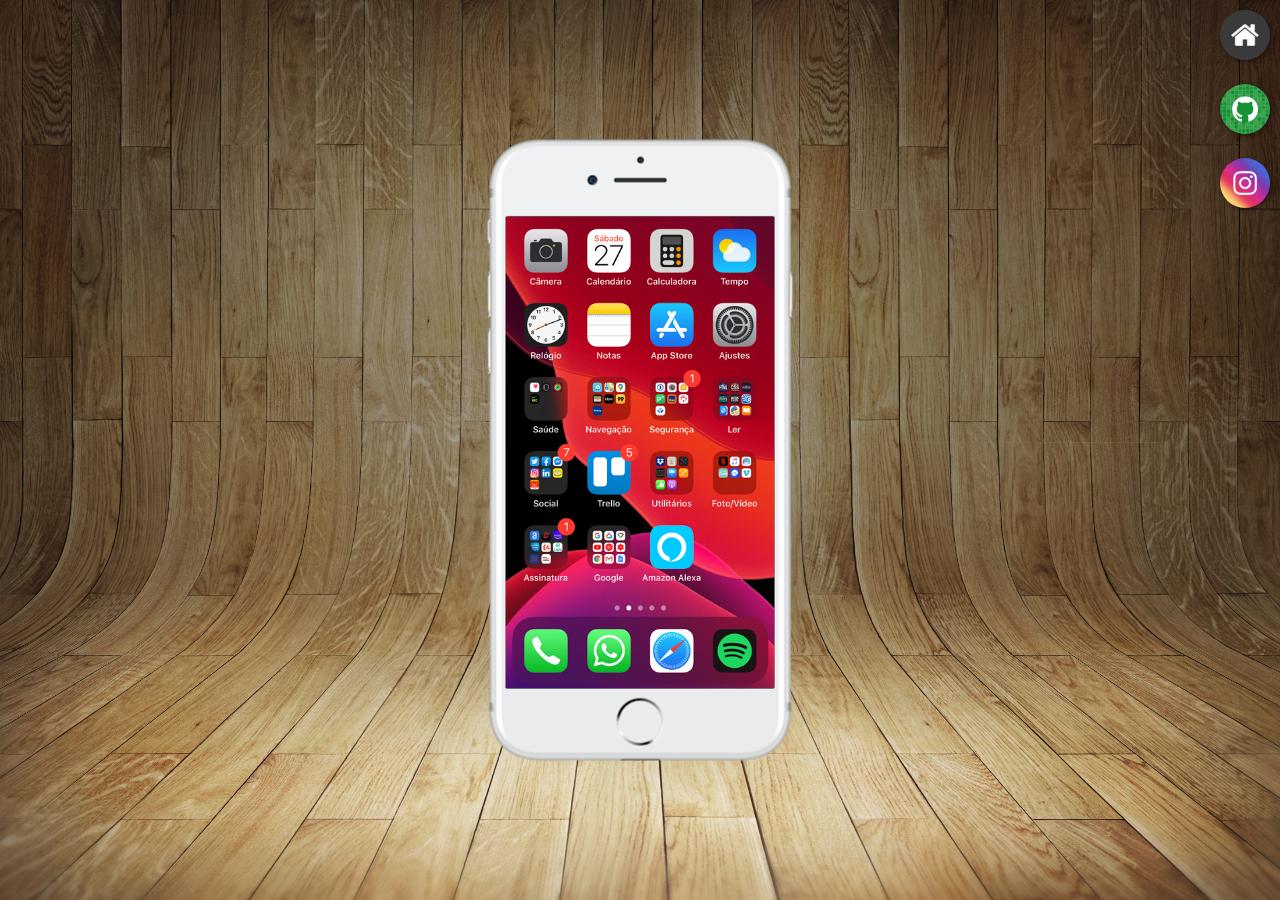
<file: index.html>
<!DOCTYPE html>
<html lang="pt-br">
<head>
    <meta charset="UTF-8">
    <meta name="viewport" content="width=device-width, initial-scale=1.0">
    <title>Projeto Redes Sociais</title>
    <link rel="shortcut icon" href="imagens/favicon.ico" type="image/x-icon">
    <link rel="stylesheet" href="estilos/style.css">
</head>
<body>
    <main>
        <section id="telefone">
            <iframe id="tela" name="tela" src="home.html" frameborder="0">
                Seu navegador não é compatível com isso.
            </iframe>
        </section>
        <section id="redessociais">
            <a href="home.html" target="tela"><img src="imagens/logo-home.jpg" alt="Home"></a> <br>
            <a href="github.html" target="tela"><img src="imagens/logo-github.jpg" alt="Logo GitHub"></a> <br>
            <a href="instagram.html" target="tela"><img src="imagens/logo-instagram.jpg" alt="Logo Instagram"></a> <br>
        </section>
    </main>
</body>
</html>
</file>
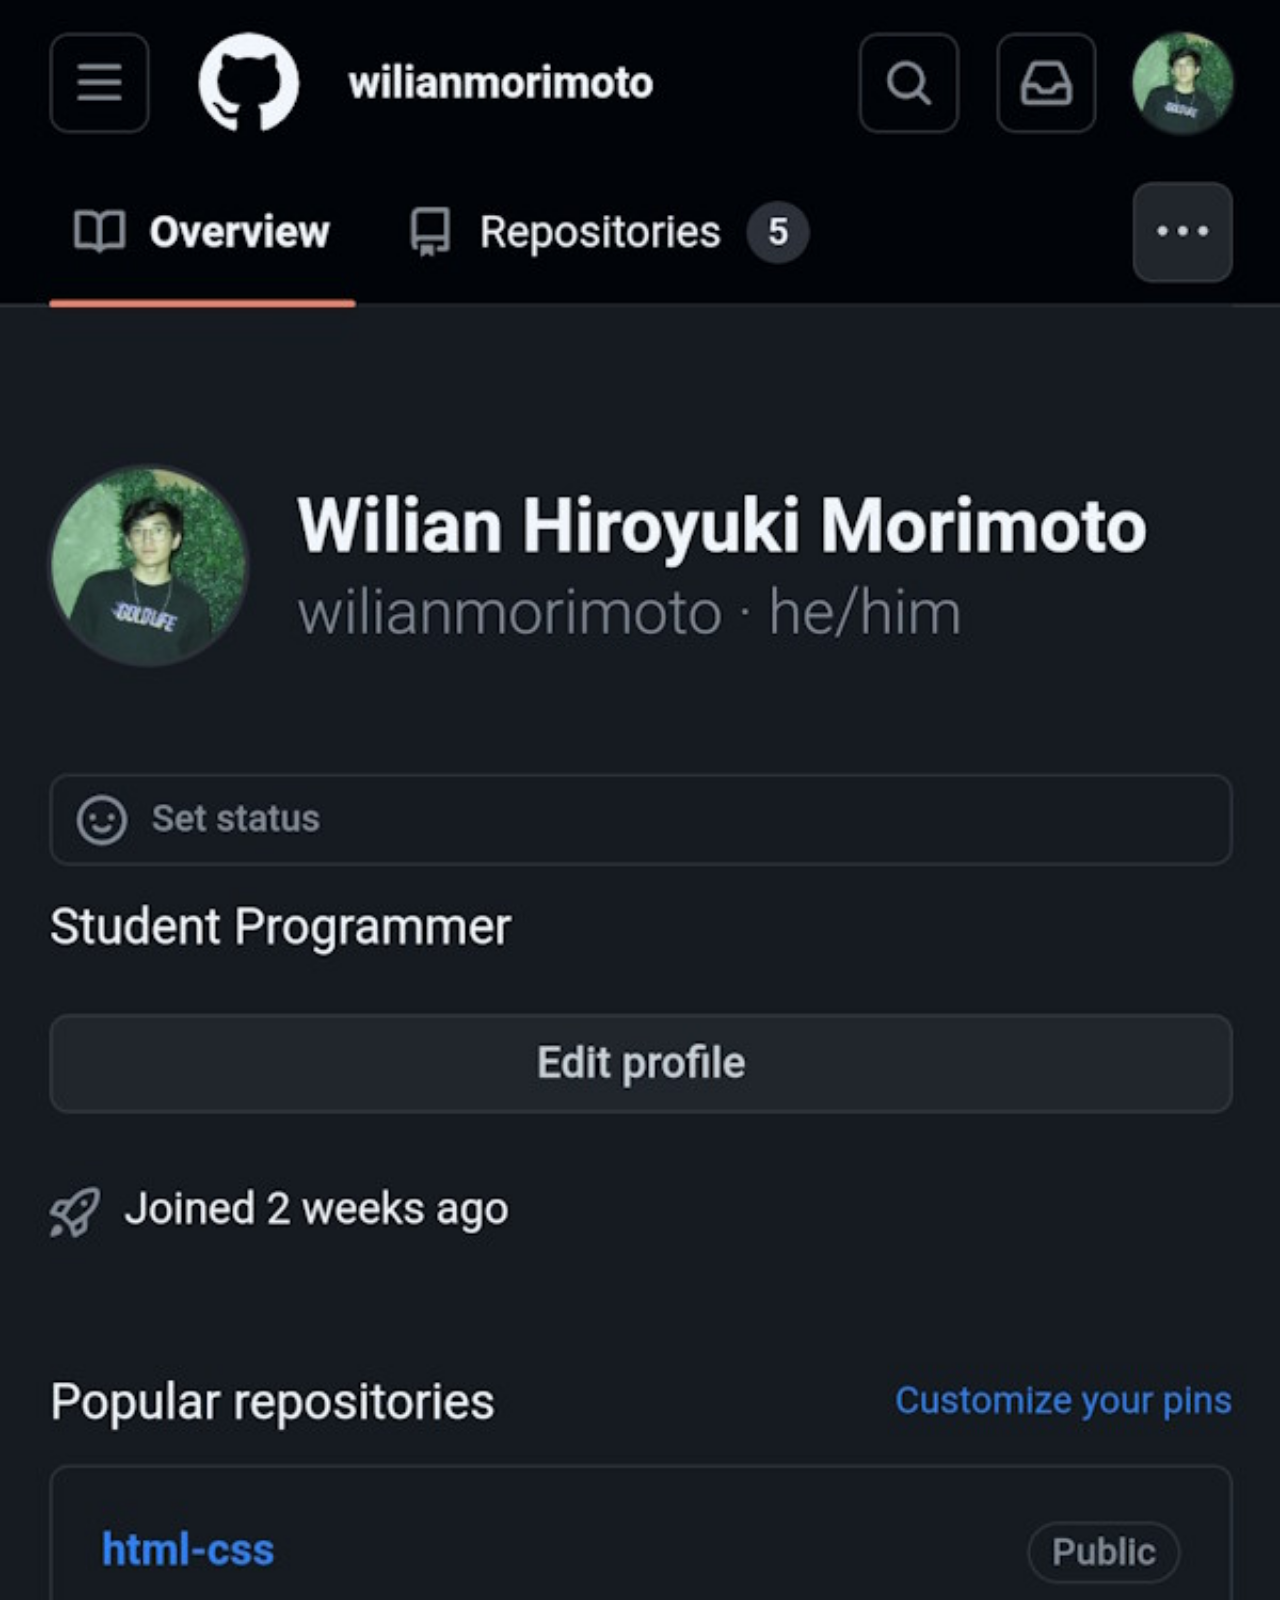
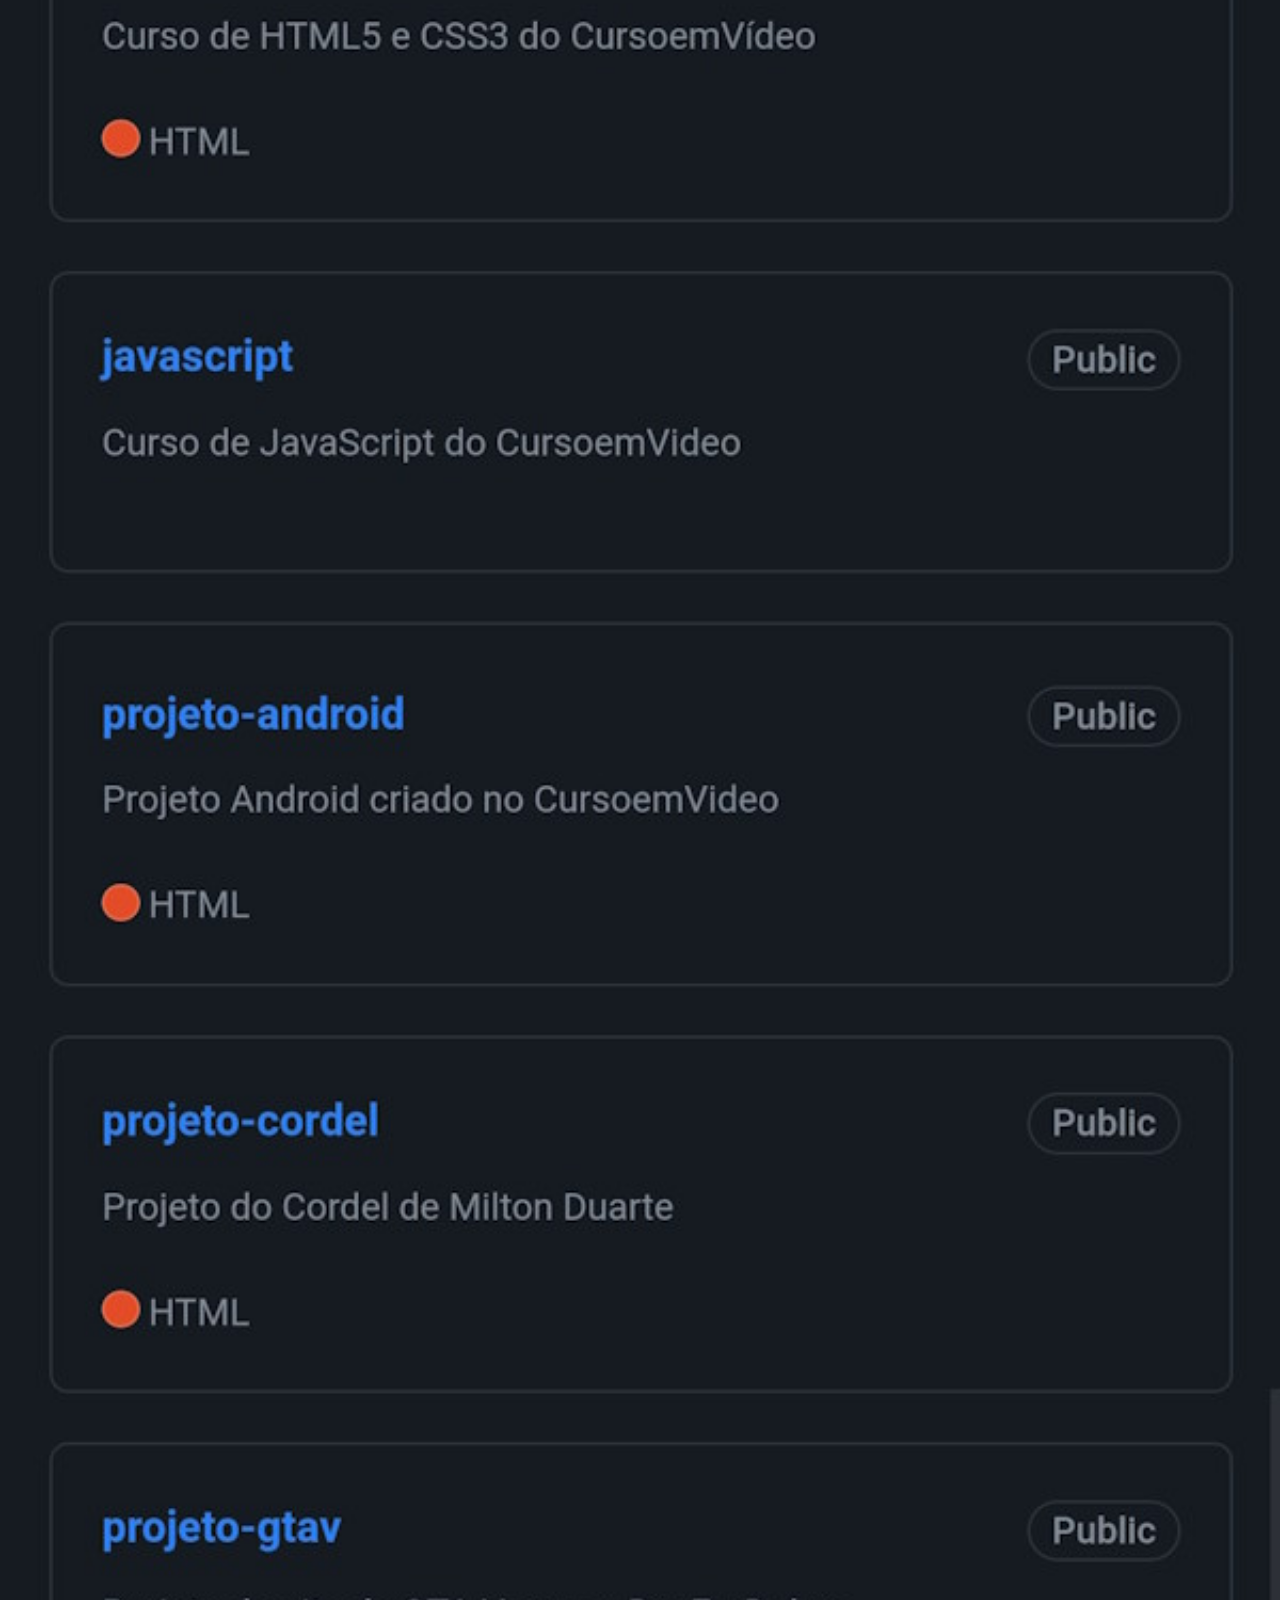
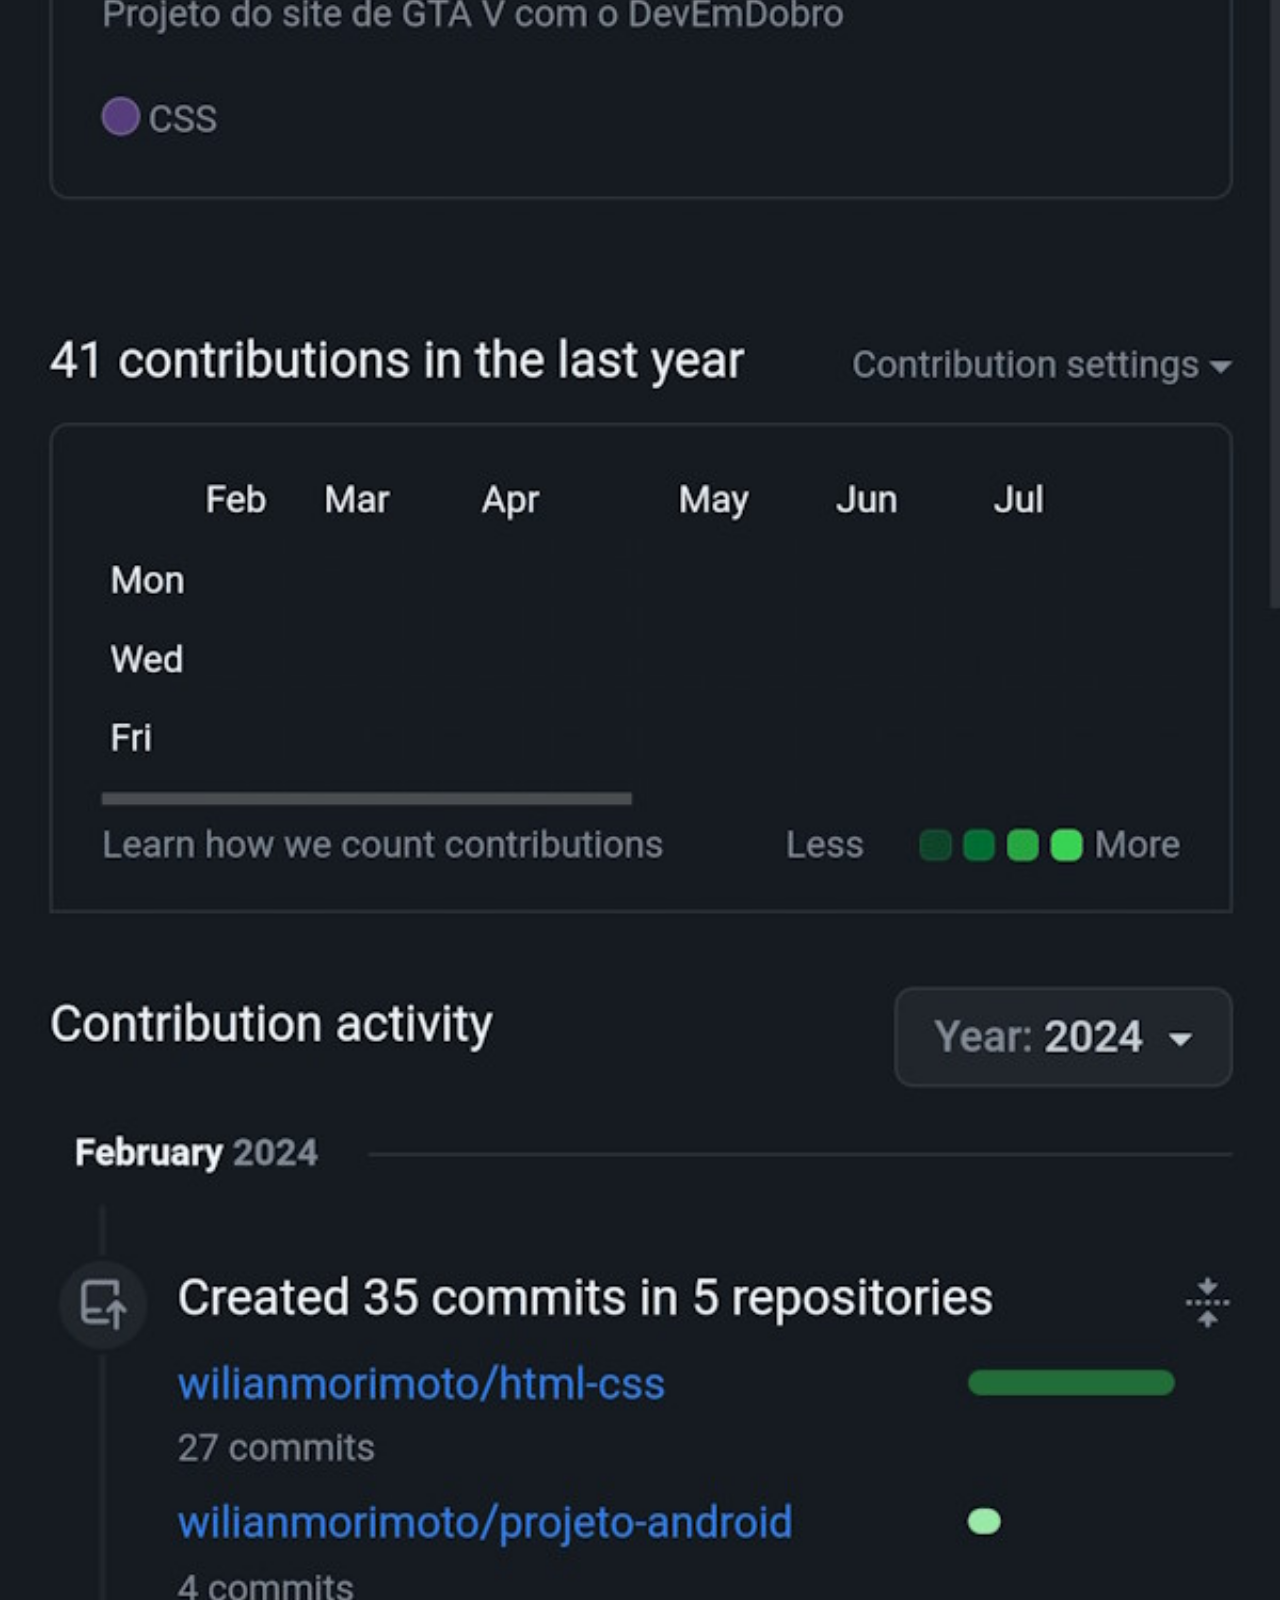
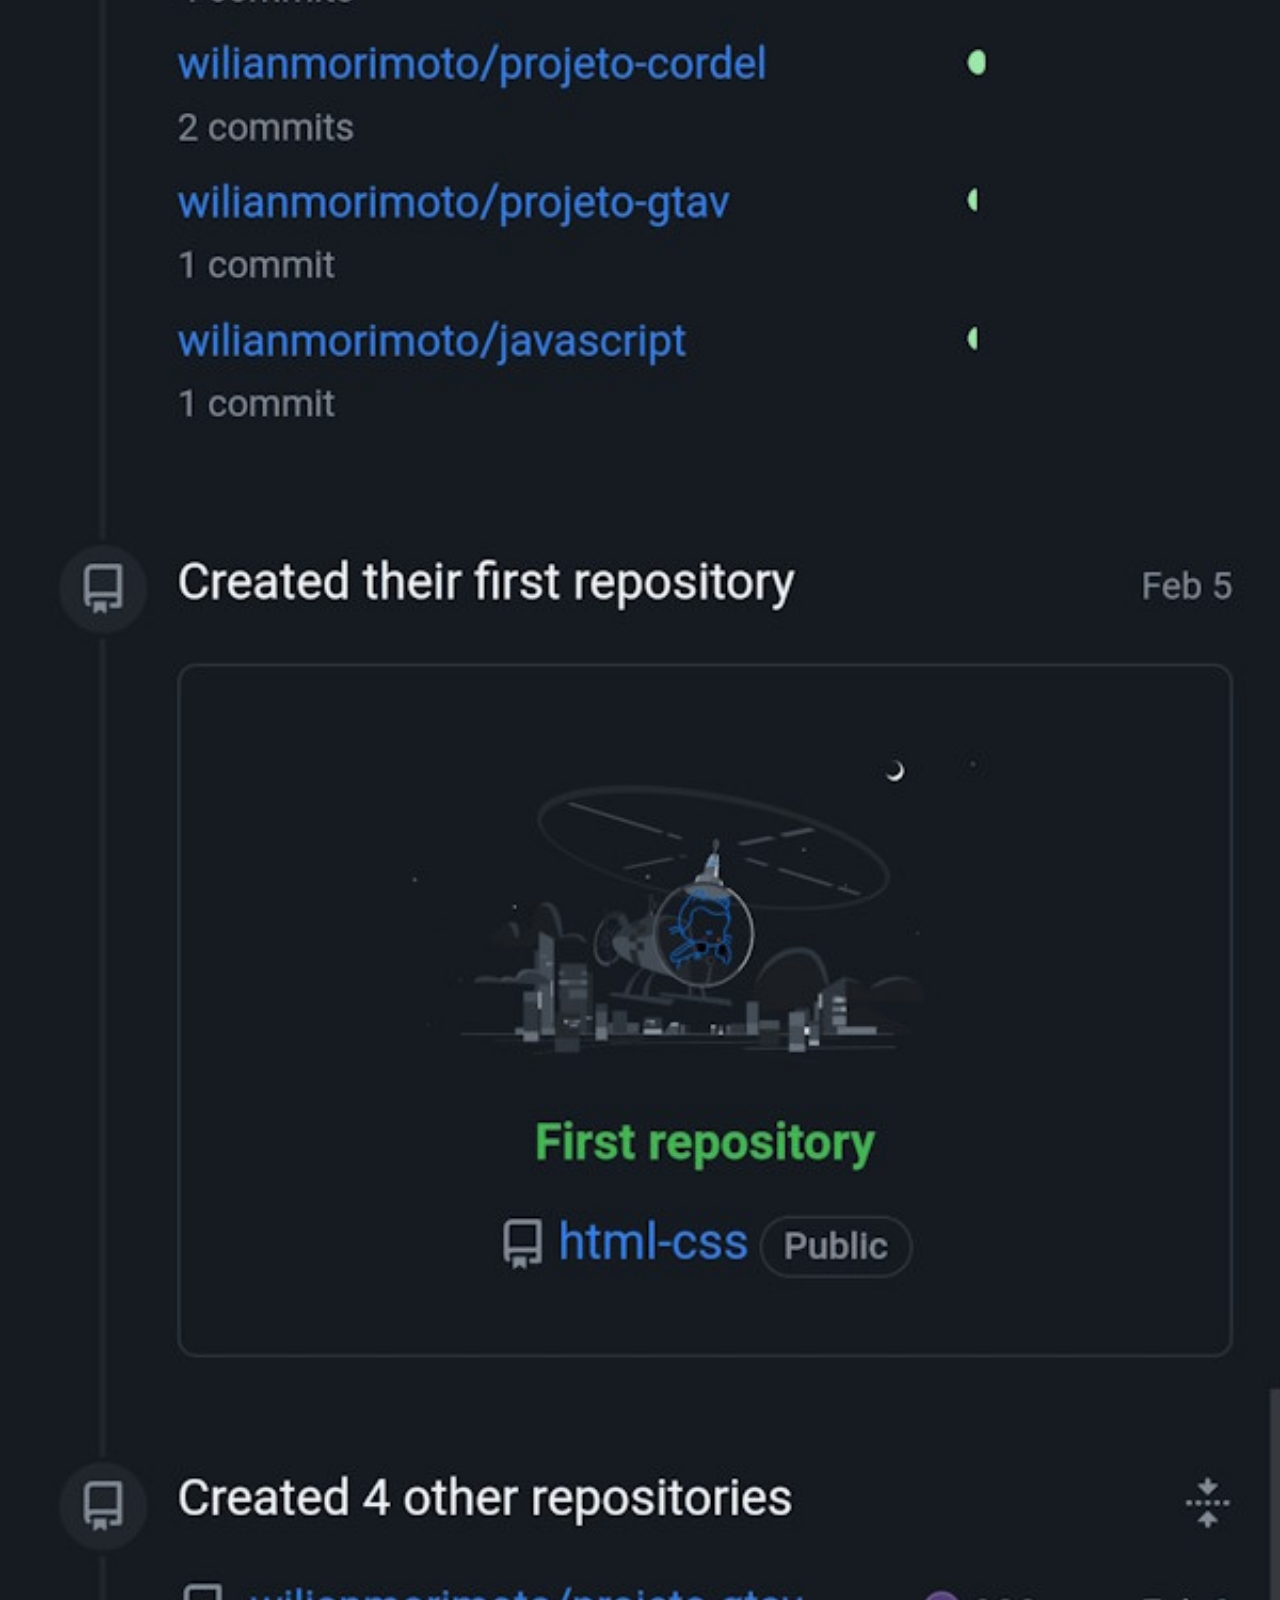
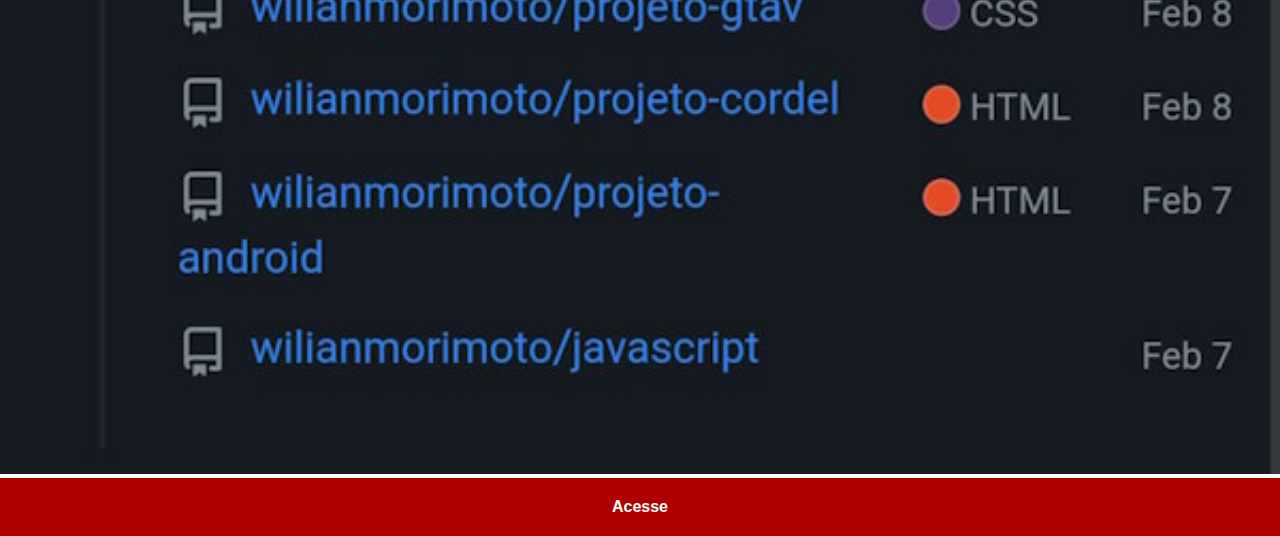
<file: github.html>
<!DOCTYPE html>
<html lang="pt-br">
<head>
    <meta charset="UTF-8">
    <meta name="viewport" content="width=device-width, initial-scale=1.0">
    <title>GitHub</title>
    <link rel="stylesheet" href="estilos/social.css">
</head>
<body>
    <img src="imagens/github.jpg" alt="GitHub">
    <a href="https://github.com/wilianmorimoto" target="_blank">Acesse</a>
</body>
</html>
</file>
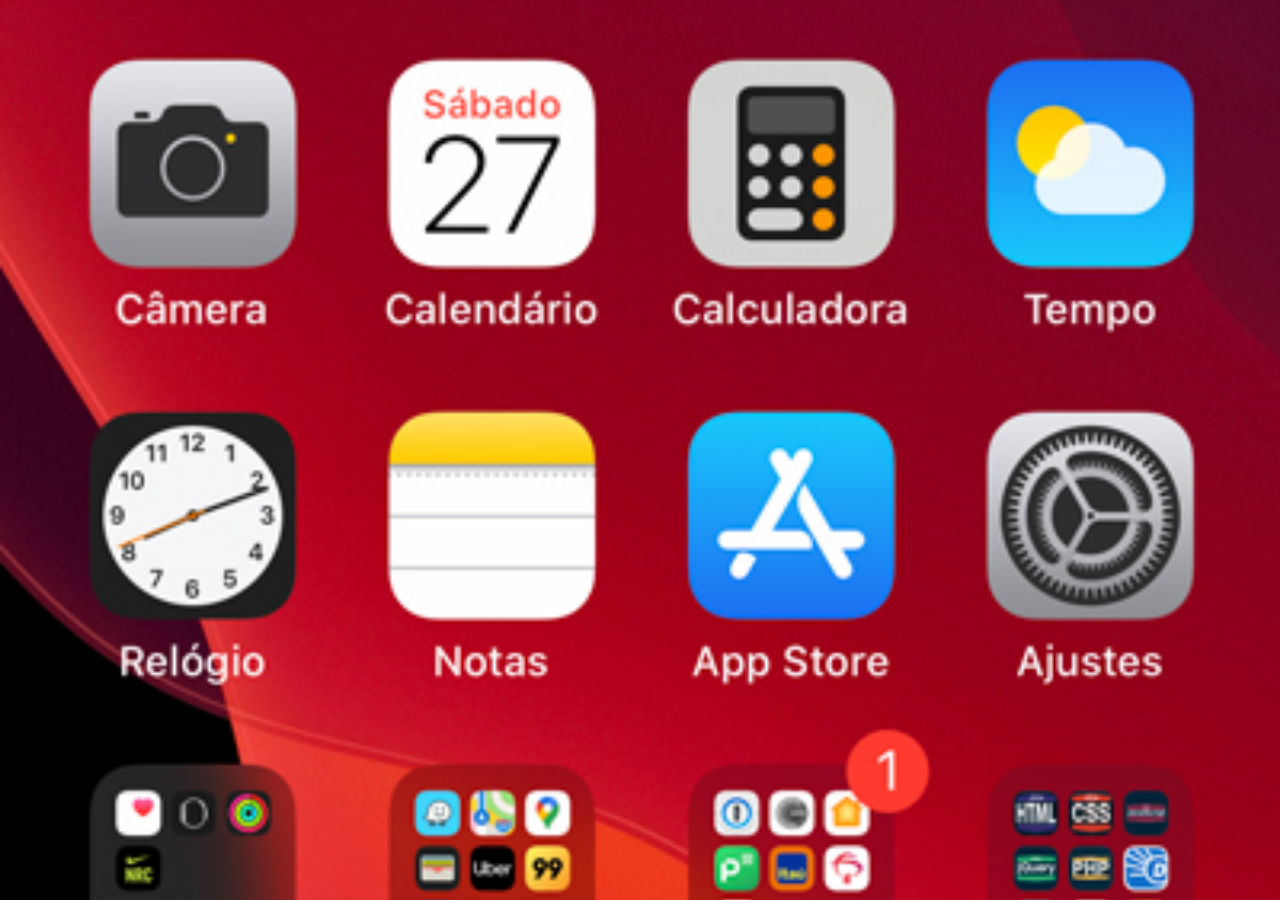
<file: home.html>
<!DOCTYPE html>
<html lang="pt-br">
<head>
    <meta charset="UTF-8">
    <meta name="viewport" content="width=device-width, initial-scale=1.0">
    <title>Home</title>
    <style>
        * {
            margin: 0px;
            padding: 0px;
        }

        body {
            width: 100vw;
            height: 100vh;
            background: black url("imagens/tela-home.jpg") no-repeat top center;
            background-size: cover;
        }
    </style>
</head>
<body>
    
</body>
</html>
</file>
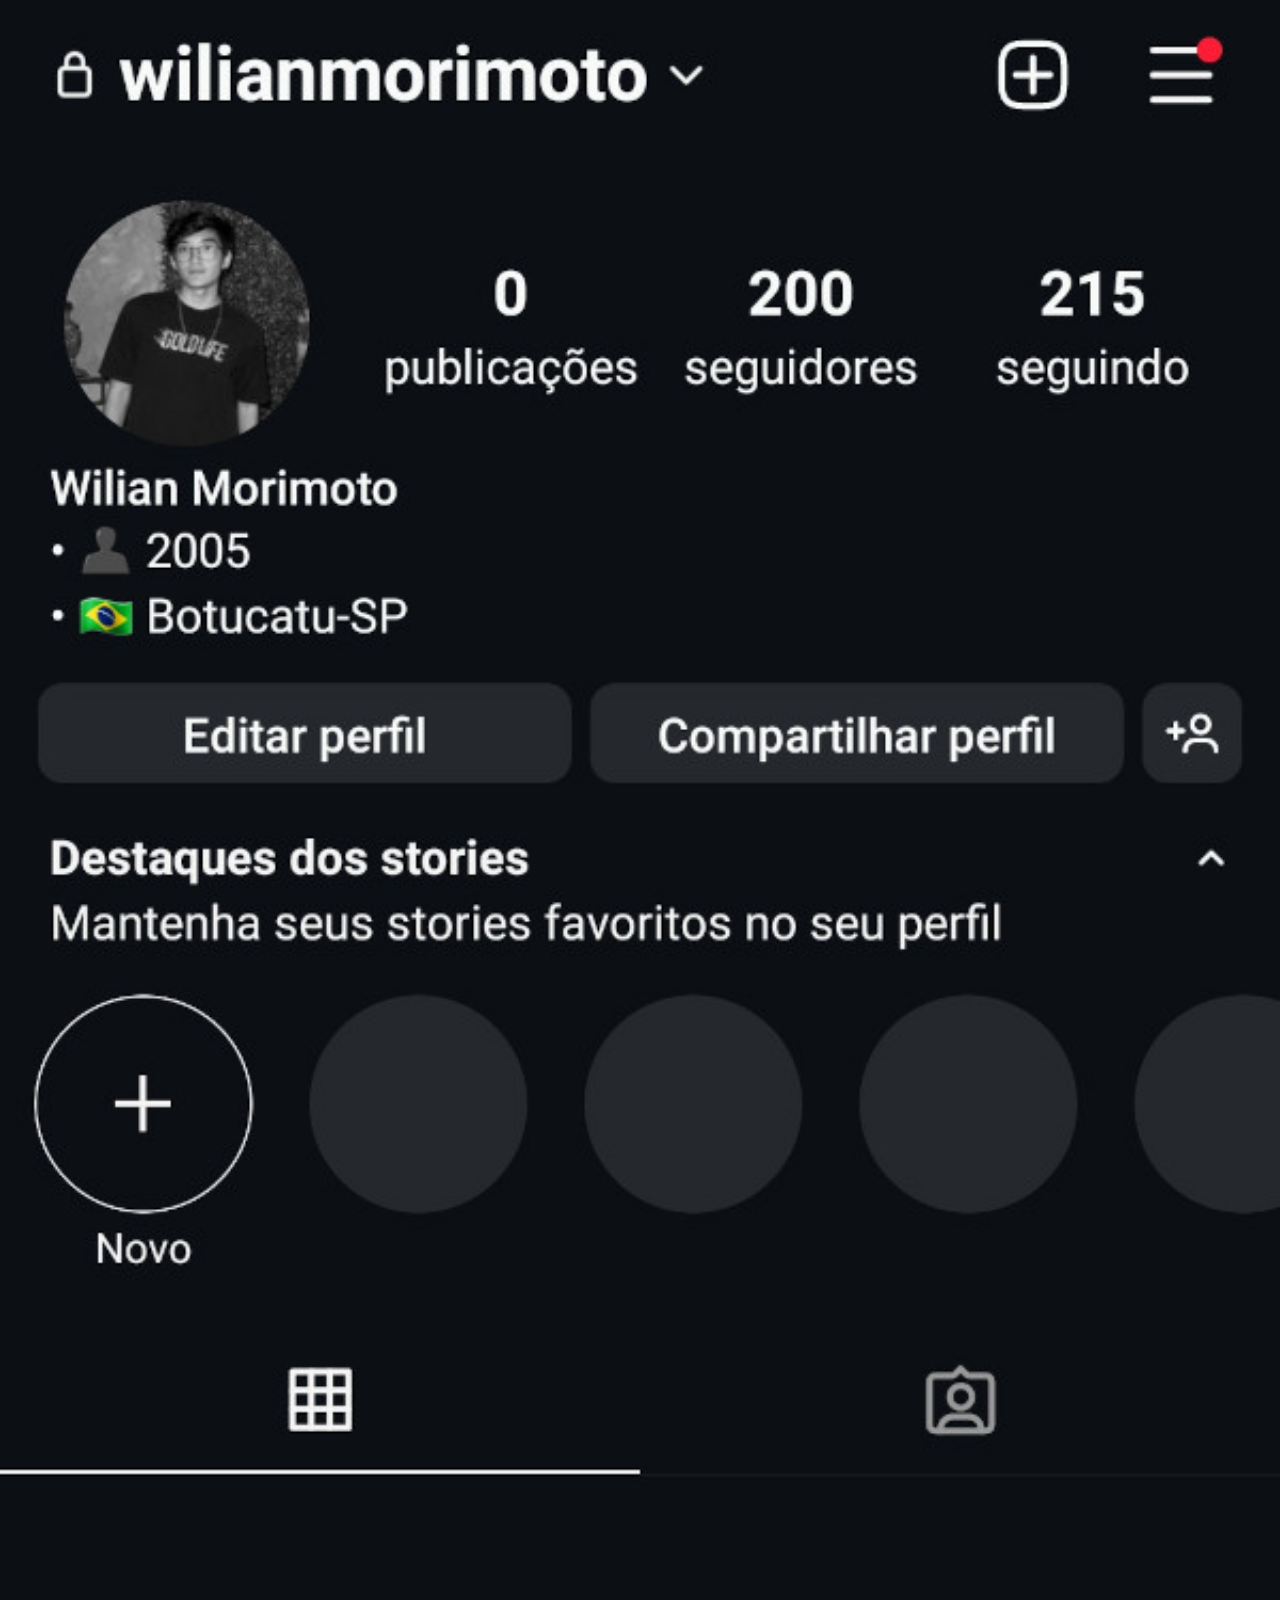
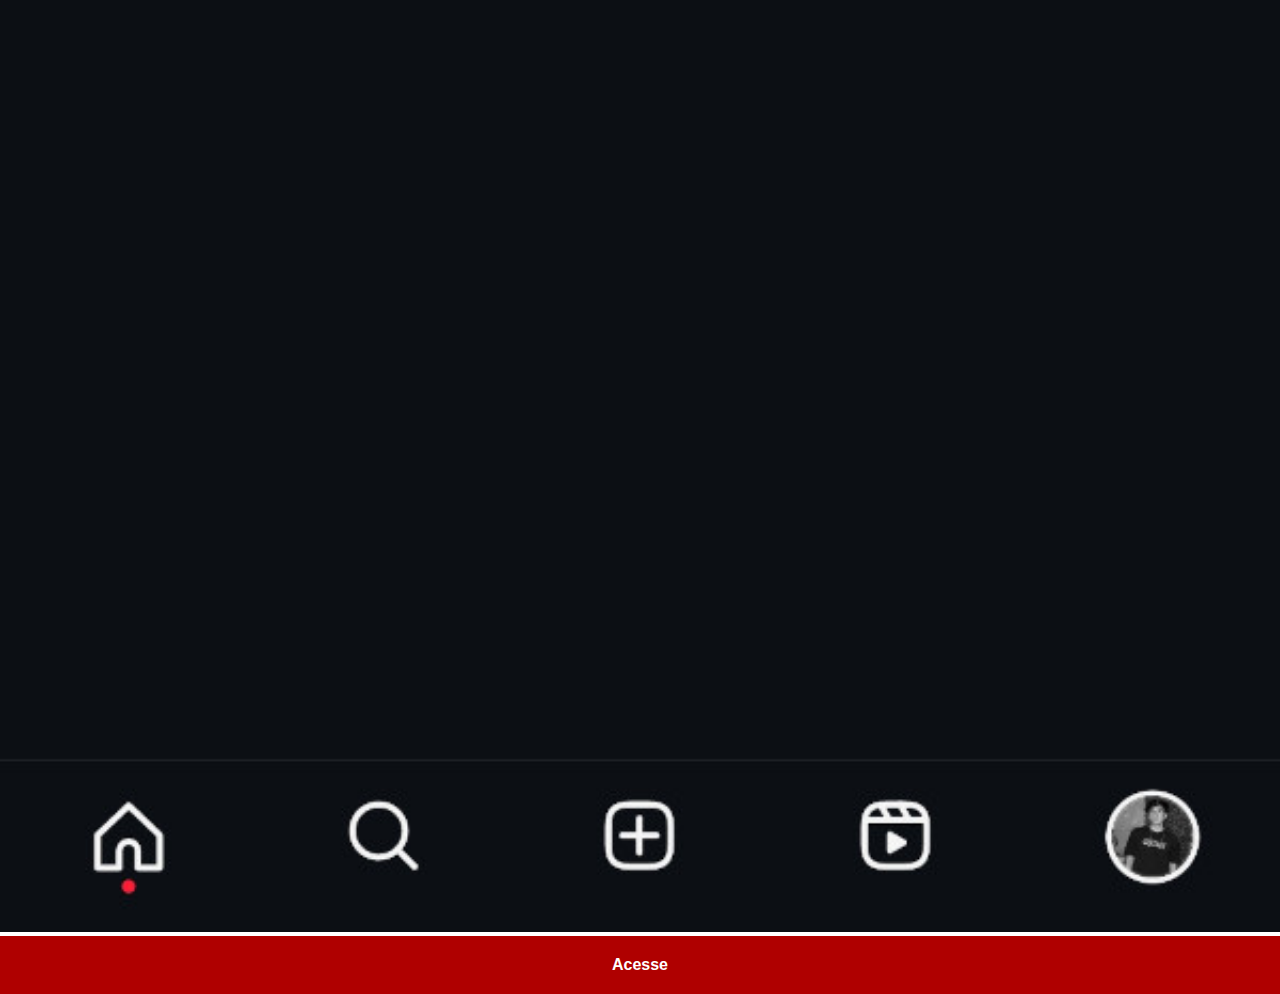
<file: instagram.html>
<!DOCTYPE html>
<html lang="pt-br">
<head>
    <meta charset="UTF-8">
    <meta name="viewport" content="width=device-width, initial-scale=1.0">
    <title>Instagram</title>
    <link rel="stylesheet" href="estilos/social.css">
</head>
<body>
    <img src="imagens/instagram.jpg" alt="Instagram">
    <a href="https://www.instagram.com/wilianmorimoto/" target="_blank">Acesse</a>
</body>
</html>
</file>
<file: estilos/style.css>
@charset "UTF-8";

* {
    padding: 0px;
    margin: 0px;
    font-family: Arial, Helvetica, sans-serif;
}

body, html {
    height: 100vh;
    width: 100vw;
    background-color: black;
}

main {
    height: 100vh;
    position: relative;
}

body {
    background: url('../imagens/fundo-madeira.jpg') no-repeat fixed top center;
    background-size: cover;
}

section#telefone {
    height: 627px;
    width: 311px;
    background: url("../imagens/frame-iphone.png") no-repeat;

    position: absolute;
    top: 50%;
    left: 50%;
    transform: translate(-50%, -50%);
}

iframe#tela {
    position: relative;
    top: 80px;
    left: 21px;

    width: 269px;
    height: 472px;
}

section#redessociais {
    text-align: right;
}

section#redessociais img {
    width: 50px;
    height: 50px;
    margin: 10px;
    border-radius: 50%;
    box-shadow: 2px 2px 5px rgba(0, 0, 0, 0.425);
    box-sizing: border-box;
}

section#redessociais img:hover {
    border: 2px solid rgba(255, 255, 255, 0.623);
    box-shadow: 5px 5px 10px rgba(0, 0, 0, 0.596);
    transform: translate(-4px, -4px);
    transition: transform .3s, border .1s;
}
</file>
<file: estilos/social.css>
@charset "UTF-8";

* {
    padding: 0px;
    margin: 0px;
    font-family: Arial, Helvetica, sans-serif;
}

::-webkit-scrollbar {
    width: 0px;
    height: 0px;
}

img {
    width: 100vw;
}

a {
    display: block;
    background-color: rgb(175, 0, 0);
    color: white;
    padding: 20px;
    text-align: center;
    font-weight: bolder;
    text-decoration: none;
}

a:hover {
    background-color: red;
}
</file>
